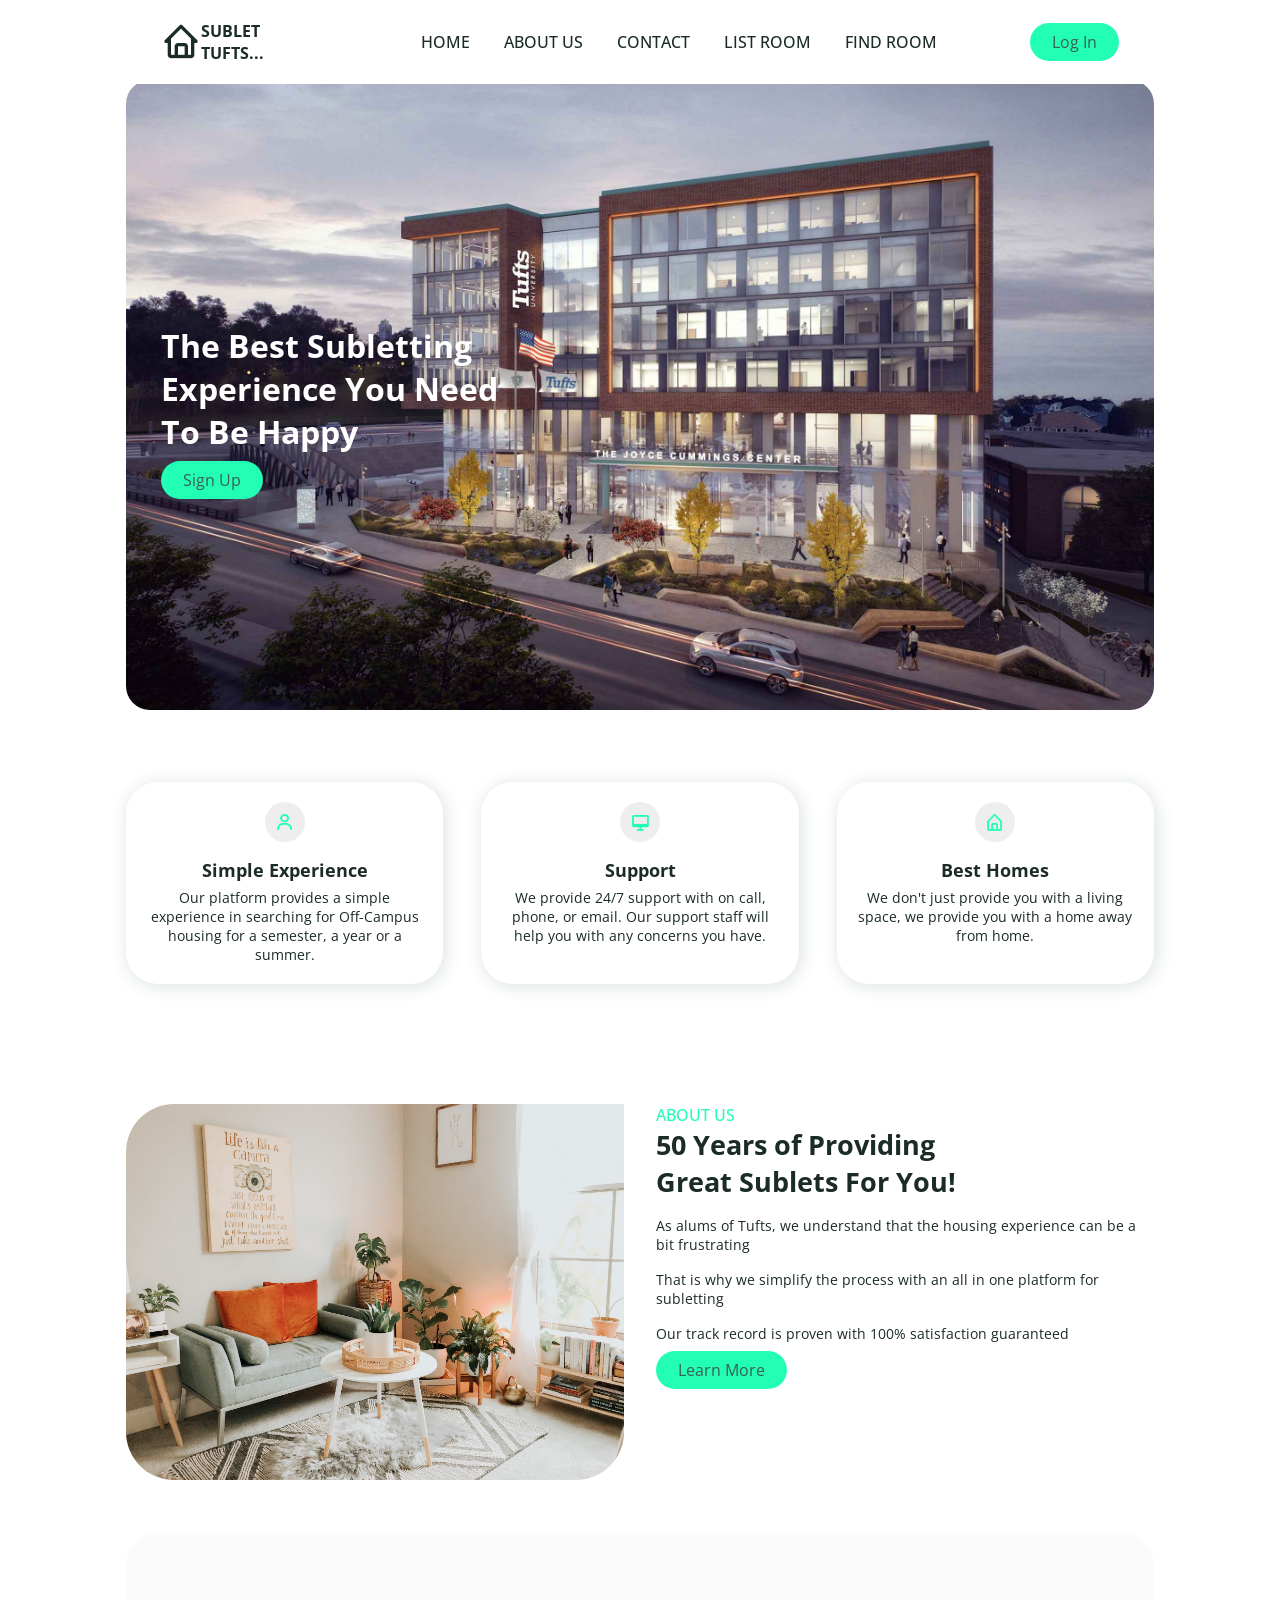
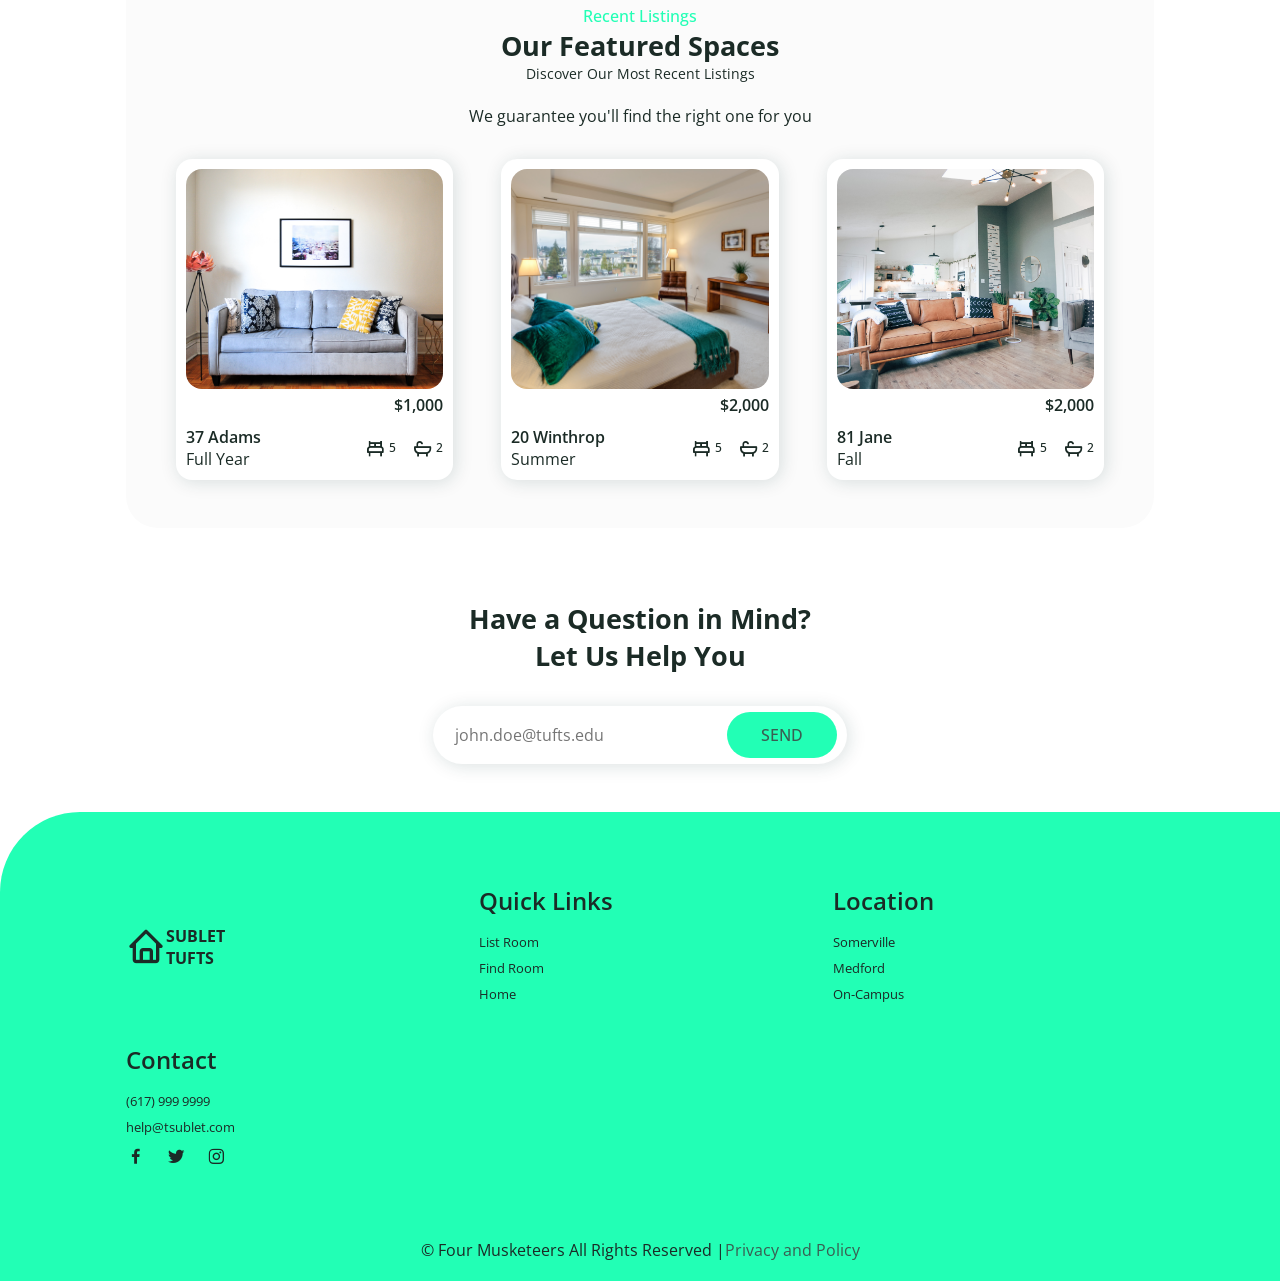
<file: index.html>
<!DOCTYPE html>
<html lang="en">
<head>
    <meta charset="UTF-8">
    <meta http-equiv="X-UA-Compatible" content="IE=edge">
    <meta name="viewport" content="width=device-width, initial-scale=1.0">

    <!-- Link to CSS -->
    <link rel="stylesheet" href="https://cdn.jsdelivr.net/npm/boxicons@latest/css/boxicons.min.css">
    <link rel="stylesheet" href="css/styles.css">
    <title>Tufts Sublet</title>
</head>
<body>

    <!-- Navbar -->
    <header>
        <div class="nav container">
            <!-- Logo -->
            <a href="index.html" class="logo"><i class="bx bx-home"></i>Sublet Tufts...</a>
            <input type="checkbox" name="" id="menu">
            <label for="menu"><i class="bx bx-menu" id="menu-icon"></i></label>
            <!-- Nav List -->
            <ul class="navbar">
                <li><a href="index.html">Home</a></li>
                <li><a href="about.html">About Us</a></li>
                <li><a href="contact.html">Contact</a></li>
                <li><a href="list_room.html">List Room</a></li>
                <li><a href="find_room.html">Find Room</a></li>
            </ul>

            <!-- Log In Button -->
            <a href="#" class="login-btn">Log In</a>
        </div>
    </header>

    <!-- Hero Section -->
    <section class="home container" id="home">
        <div class="home-text">
            <h1>The Best Subletting <br> Experience You Need <br> To Be Happy</h1>
            <a href="#" class="login-btn">Sign Up</a>
        </div>
    </section>

    <!-- pitch -->
    <section class="pitch container" id="pitch">
        <!-- Box 1 -->
        <div class="box">
            <i class="bx bx-user"></i>
            <h3>Simple Experience</h3>
            <p>Our platform provides a simple experience in searching for Off-Campus
                housing for a semester, a year or a summer.
            </p>
        </div>

        <!-- Box 2 -->
        <div class="box">
            <i class="bx bx-desktop"></i>
            <h3>Support</h3>
            <p>We provide 24/7 support with on call, phone, or email. Our support staff
                will help you with any concerns you have.
            </p>
        </div>

        <!-- Box 3 -->
        <div class="box">
            <i class="bx bx-home-alt"></i>
            <h3>Best Homes</h3>
            <p>We don't just provide you with a living space, we provide you with a home 
                away from home.
            </p>
        </div>
    </section>

    <!-- About Us -->
    <section class="about container" id="about">
        <div class="about-img">
            <img src="img/about.jpg" alt="about us">
        </div>
        <div class="about-text">
            <span>About Us</span>
            <h2>50 Years of Providing <br> Great Sublets For You!</h2>
            <p>As alums of Tufts, we understand that the housing experience can be a bit frustrating</p>
            <p>That is why we simplify the process with an all in one platform for subletting</p>
            <p>Our track record is proven with 100% satisfaction guaranteed</p>
            <a href="#" class="login-btn">Learn More</a>
        </div>
    </section>


    <!-- Rooms -->
    <section class="rooms container" id="rooms">
        <div class="heading">
            <span>Recent Listings</span>
            <h2>Our Featured Spaces</h2>
            <p> Discover Our Most Recent Listings</p> <br> We guarantee you'll find the right one for you</p>
        </div>
        <div class="rooms-container container">
            <!-- Box 1 -->
            <div class="box" onclick="navigateToRoom(1)">
                <img src="img/picture1.jpg" alt="picture1">
                <h3>$1,000</h3>
                <div class="content">
                    <div class="tex">
                        <h3>37 Adams</h3>
                        <p>Full Year</p>
                    </div>
                    <div class="icon">
                        <i class="bx bx-bed"><span>5</span></i>
                        <i class="bx bx-bath"><span>2</span></i>
                    </div>
                </div>
            </div>

            <!-- Box 2 -->
            <div class="box" onclick="navigateToRoom(2)">
                <img src="img/picture2.jpg" alt="picture2">
                <h3>$2,000</h3>
                <div class="content">
                    <div class="tex">
                        <h3>20 Winthrop</h3>
                        <p>Summer</p>
                    </div>
                    <div class="icon">
                        <i class="bx bx-bed"><span>5</span></i>
                        <i class="bx bx-bath"><span>2</span></i>
                    </div>
                </div>
            </div>

            <!-- Box 3 -->
            <div class="box" onclick="navigateToRoom(3)">
                <img src="img/picture3.jpg" alt="picture3">
                <h3>$2,000</h3>
                <div class="content">
                    <div class="tex">
                        <h3>81 Jane</h3>
                        <p>Fall</p>
                    </div>
                    <div class="icon">
                        <i class="bx bx-bed"><span>5</span></i>
                        <i class="bx bx-bath"><span>2</span></i>
                    </div>
                </div>
            </div>
    </section>

    <!-- Support -->
    <section class="support container">
        <h2>Have a Question in Mind? <br> Let Us Help You</h2>
        <form action="">
            <input type="email" name="" id="email-box" placeholder="   john.doe@tufts.edu" required>
            <input type="submit" value="Send" class="login-btn">
        </form>
    </section>

    <!-- Footer -->
    <section class="footer">
	<div class="footer-container container">
		<!-- Logo -->
		<a href="index.html" class="logo"><i class="bx bx-home"></i>Sublet Tufts</a>
		<div class="footer-box">
			<h3>Quick Links</h3>
			<a href="list_room.html">List Room</a>
			<a href="#">Find Room</a>
			<a href="index.html">Home</a>
		</div>
		<div class="footer-box">
			<h3>Location</h3>
			<a href="find_room.php">Somerville</a>
			<a href="find_room.php">Medford</a>
			<a href="find_room.php">On-Campus</a>
		</div>
		<div class="footer-box">
			<h3>Contact</h3>
			<a href="#">(617) 999 9999</a>
			<a href="#">help@tsublet.com</a>
			<div class="social">
				<a href="#"><i class="bx bxl-facebook"></i></a>
				<a href="#"><i class="bx bxl-twitter"></i></a>
				<a href="#"><i class="bx bxl-instagram"></i></a>
			</div>
		</div>
	</div>
</section>

    <!-- Copyright -->
    <div class="copyright">
        <p>&#169; Four Musketeers All Rights Reserved |<a href="privacy.html" style="color: #3a5e52; text-decoration: none;">Privacy and Policy</a> </p>
    </div>
	
	<script>
        function navigateToRoom(roomId) {
            window.location.href = "room.html?roomId=" + roomId;
        }
    </script>
    
</body>
</html>
</file>
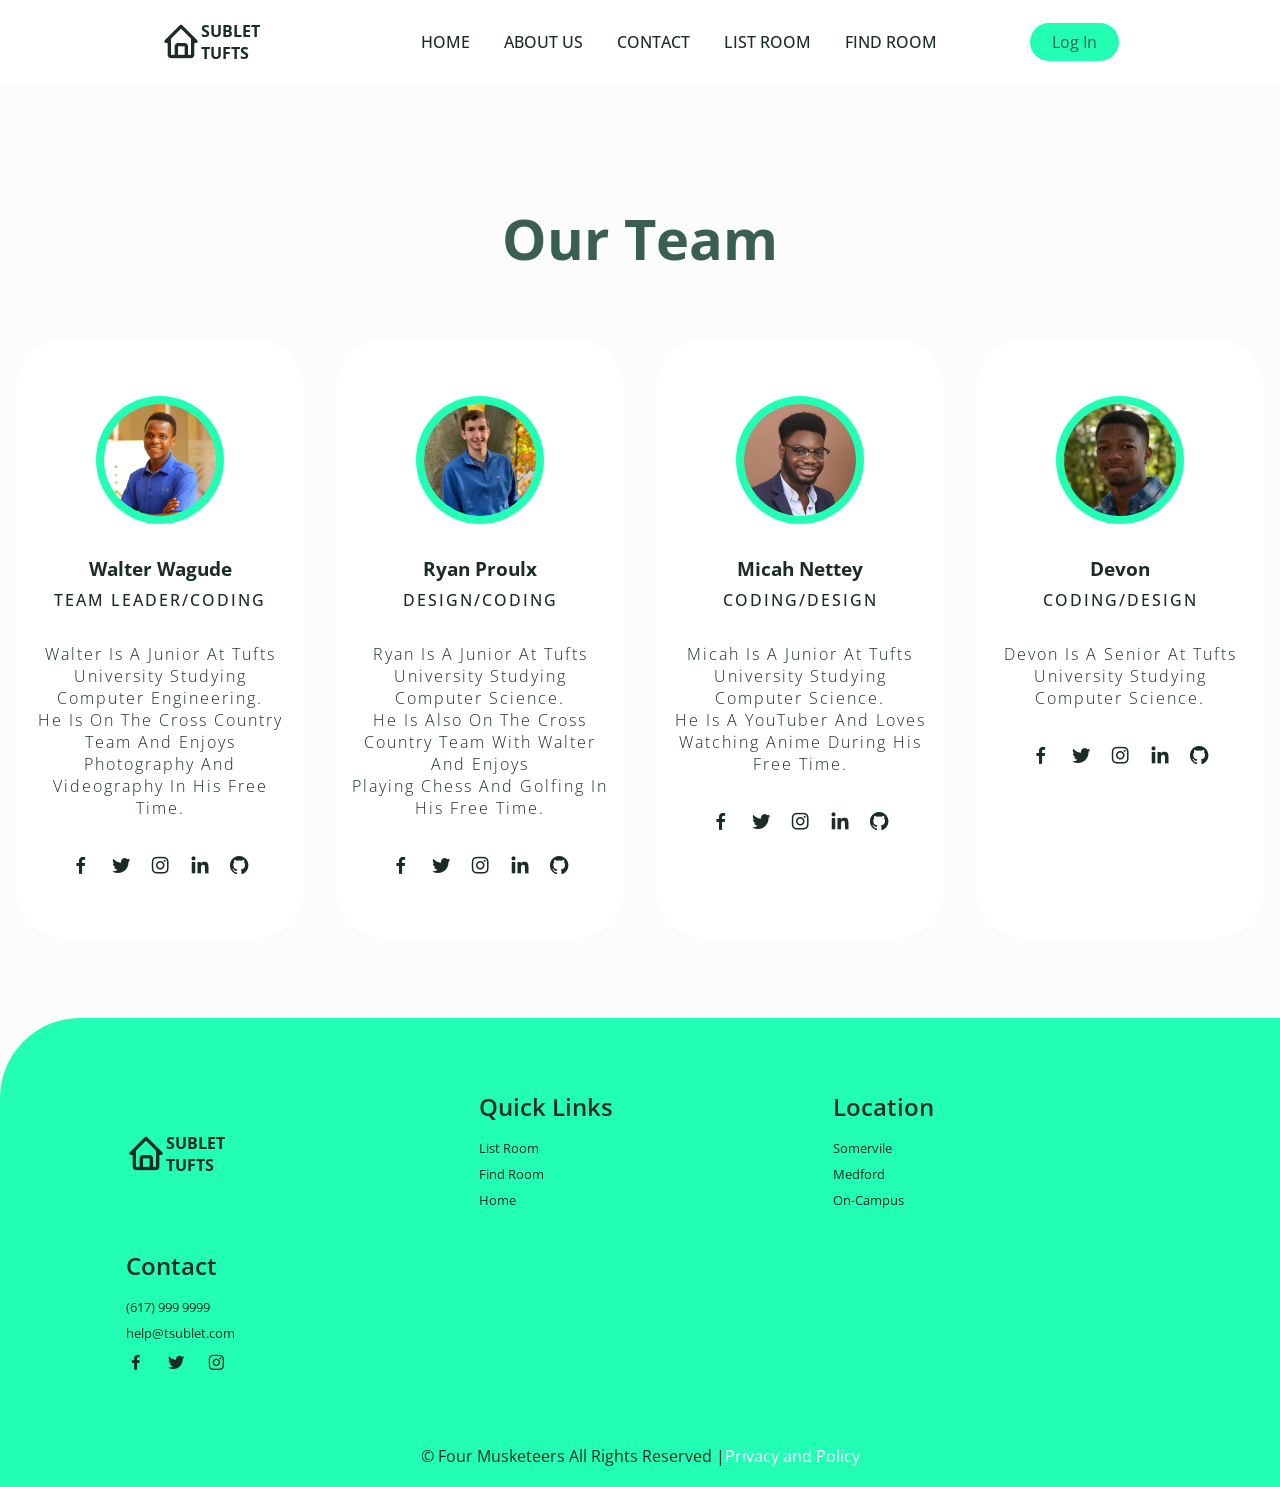
<file: about.html>
<!DOCTYPE html>
<html>
<head>
<title> About Us </title>


<!-- Link to CSS -->
<link rel="stylesheet" href="https://cdn.jsdelivr.net/npm/boxicons@latest/css/boxicons.min.css">
<link rel="stylesheet" href="css/styles.css">

<style>
    body {
        background-color: #fcfcfc;
    }
    .main-top {
        margin-top: 6rem;
    }
    .row {
        display: grid;
        grid-template-columns: repeat(auto-fit,minmax(18rem,auto));
        gap: 2rem;
        padding: 2rem 1rem;
        text-align: center;
    }
    .column {
        width: 100%;
        border-radius: 3rem;
        background-color: var(--bg-color);
    }
    h1 {
        width: 100%;
        text-align: center;
        font-size: 3.5rem;
        color: var(--second-color);
    }
    .card {
        box-shadow: 0 0 0 2.2rem var(--box-shadow);
        padding: 3.5rem 1rem;
        border-radius: 3rem;
        color: var(--text-color);
        cursor: pointer;
        transition: .3s;
    }    
    .card:hover {
        background: var(--main-color);
        color: var(--text-color);
    }
    .card:hover .img-container {
        transform: scale(1.2);
    }
    .card .img-container {
        width: 8rem;
        height: 8rem;
        background: var(--main-color);
        padding: 0.5rem;
        border-radius: 50%;
        margin: 0 auto 2rem auto;
    }
    .card img {
        width: 100%;
        border-radius: 50%;
    }
    .card h3 {
        font-weight: 700;
    }
    .card p {
        font-weight: 500;
        text-transform: uppercase;
        margin: 0.5rem 0 2rem 0;
        letter-spacing: 2px;
    }
    .card .content {
        font-weight: 300;
        text-transform: capitalize;
    }
    .icons {
        width: 50%;
        min-width: 180px;
        margin: auto;
        display: flex;
        justify-content: space-between;
    }
    .card a {
        text-decoration: none;
        color: inherit;
        font-size: 1.4rem;
    }
    @media screen and (min-wdith: 768px) {
        section {
            padding: 1rem 7rem;
        }
    }
    @media screen and (min-wdith: 992px) {
        section {
            padding: 1rem;
        }
        .card {
            padding: 5rem 1rem;
        }
    }
</style>
</head>



<body>
<!-- Navbar -->
<header>
	<div class="nav container">
		<!-- Logo -->
		<a href="index.html" class="logo"><i class="bx bx-home"></i>Sublet Tufts</a>
		<input type="checkbox" name="" id="menu">
		<label for="menu"><i class="bx bx-menu" id="menu-icon"></i></label>
		<!-- Nav List -->
		<ul class="navbar">
			<li><a href="index.html">Home</a></li>
			<li><a href="about.html">About Us</a></li>
			<li><a href="contact.html">Contact</a></li>
			<li><a href="list_room.html">List Room</a></li>
			<li><a href="find_room.html">Find Room</a></li>
		</ul>

		<!-- Log In Button -->
		<a href="#" class="login-btn">Log In</a>
	</div>
</header>

<main>
    <section class="main-top">
        <div class="row">
            <h1>Our Team</h1>
        </div>
        <div class="row">
            <!-- Column 1 -->
            <div class="column">
                <div class="card">
                    <div class="img-container">
                        <img src="img/walter.png" alt="picture of Ryan">
                    </div>
                    <h3>Walter Wagude</h3>
                    <p class="title">Team Leader/Coding</p>
                    <p class="content">
                        Walter is a Junior at Tufts University studying Computer Engineering.<br/>
                        He is on the Cross Country team and enjoys photography and Videography in his free time. 
                    </p>
                    <div class="icons">
                        <a href="#"><i class="bx bxl-facebook"></i></a>
                        <a href="#"><i class="bx bxl-twitter"></i></a>
                        <a href="#"><i class="bx bxl-instagram"></i></a>
                        <a href="#"><i class="bx bxl-linkedin"></i></a>
                        <a href="#"><i class="bx bxl-github"></i></a>
                    </div>
                </div>
            </div>
            <!-- Column 2 -->
            <div class="column">
                <div class="card">
                    <div class="img-container">
                        <img src="img/ryan.png" alt="picture of Ryan">
                    </div>
                    <h3>Ryan Proulx</h3>
                    <p class="title">Design/Coding</p>
                    <p class="content">
                        Ryan is a Junior at Tufts University studying Computer Science.<br>
                        He is also on the Cross Country team with Walter and enjoys <br>
                        playing Chess and Golfing in his free time.  
                    </p>
                    <div class="icons">
                        <a href="#"><i class="bx bxl-facebook"></i></a>
                        <a href="#"><i class="bx bxl-twitter"></i></a>
                        <a href="#"><i class="bx bxl-instagram"></i></a>
                        <a href="#"><i class="bx bxl-linkedin"></i></a>
                        <a href="#"><i class="bx bxl-github"></i></a>
                    </div>
                </div>
            </div>
            <!-- Column 3 -->
            <div class="column">
                <div class="card">
                    <div class="img-container">
                        <img src="img/micah.png" alt="picture of Ryan">
                    </div>
                    <h3>Micah Nettey</h3>
                    <p class="title">Coding/Design</p>
                    <p class="content">
                        Micah is a Junior at Tufts University studying Computer Science.<br/>
                        He is a YouTuber and loves watching anime during his free time. 
                    </p>
                    <div class="icons">
                        <a href="#"><i class="bx bxl-facebook"></i></a>
                        <a href="#"><i class="bx bxl-twitter"></i></a>
                        <a href="#"><i class="bx bxl-instagram"></i></a>
                        <a href="#"><i class="bx bxl-linkedin"></i></a>
                        <a href="#"><i class="bx bxl-github"></i></a>
                    </div>
                </div>
            </div>
            <!-- Column 4 -->
            <div class="column">
                <div class="card">
                    <div class="img-container">
                        <img src="img/devon.png" alt="picture of Ryan">
                    </div>
                    <h3>Devon</h3>
                    <p class="title">Coding/Design</p>
                    <p class="content">
                        Devon is a senior at Tufts University studying Computer Science.<br/>
                    </p>
                    <div class="icons">
                        <a href="#"><i class="bx bxl-facebook"></i></a>
                        <a href="#"><i class="bx bxl-twitter"></i></a>
                        <a href="#"><i class="bx bxl-instagram"></i></a>
                        <a href="#"><i class="bx bxl-linkedin"></i></a>
                        <a href="#"><i class="bx bxl-github"></i></a>
                    </div>
                </div>
            </div>
        </div>
    </section>
</main>


<!-- Footer -->
<section class="footer">
    <div class="footer-container container">
        <!-- Logo -->
        <a href="index.html" class="logo"><i class="bx bx-home"></i>Sublet Tufts</a>
        <div class="footer-box">
            <h3>Quick Links</h3>
            <a href="list_room.html">List Room</a>
            <a href="find_room.php">Find Room</a>
            <a href="index.html">Home</a>
        </div>
        <div class="footer-box">
            <h3>Location</h3>
            <a href="#">Somervile</a>
            <a href="#">Medford</a>
            <a href="#">On-Campus</a>
        </div>
        <div class="footer-box">
            <h3>Contact</h3>
            <a href="#">(617) 999 9999</a>
            <a href="#">help@tsublet.com</a>
            <div class="social">
                <a href="#"><i class="bx bxl-facebook"></i></a>
                <a href="#"><i class="bx bxl-twitter"></i></a>
                <a href="#"><i class="bx bxl-instagram"></i></a>
            </div>
        </div>
    </div>
</section>

<!-- Copyright -->
<div class="copyright">
    <p>&#169; Four Musketeers All Rights Reserved |<a href="privacy.html" style="color: #fff; text-decoration: none;">Privacy and Policy</a> </p>
</div>

</body>

</html>
</file>
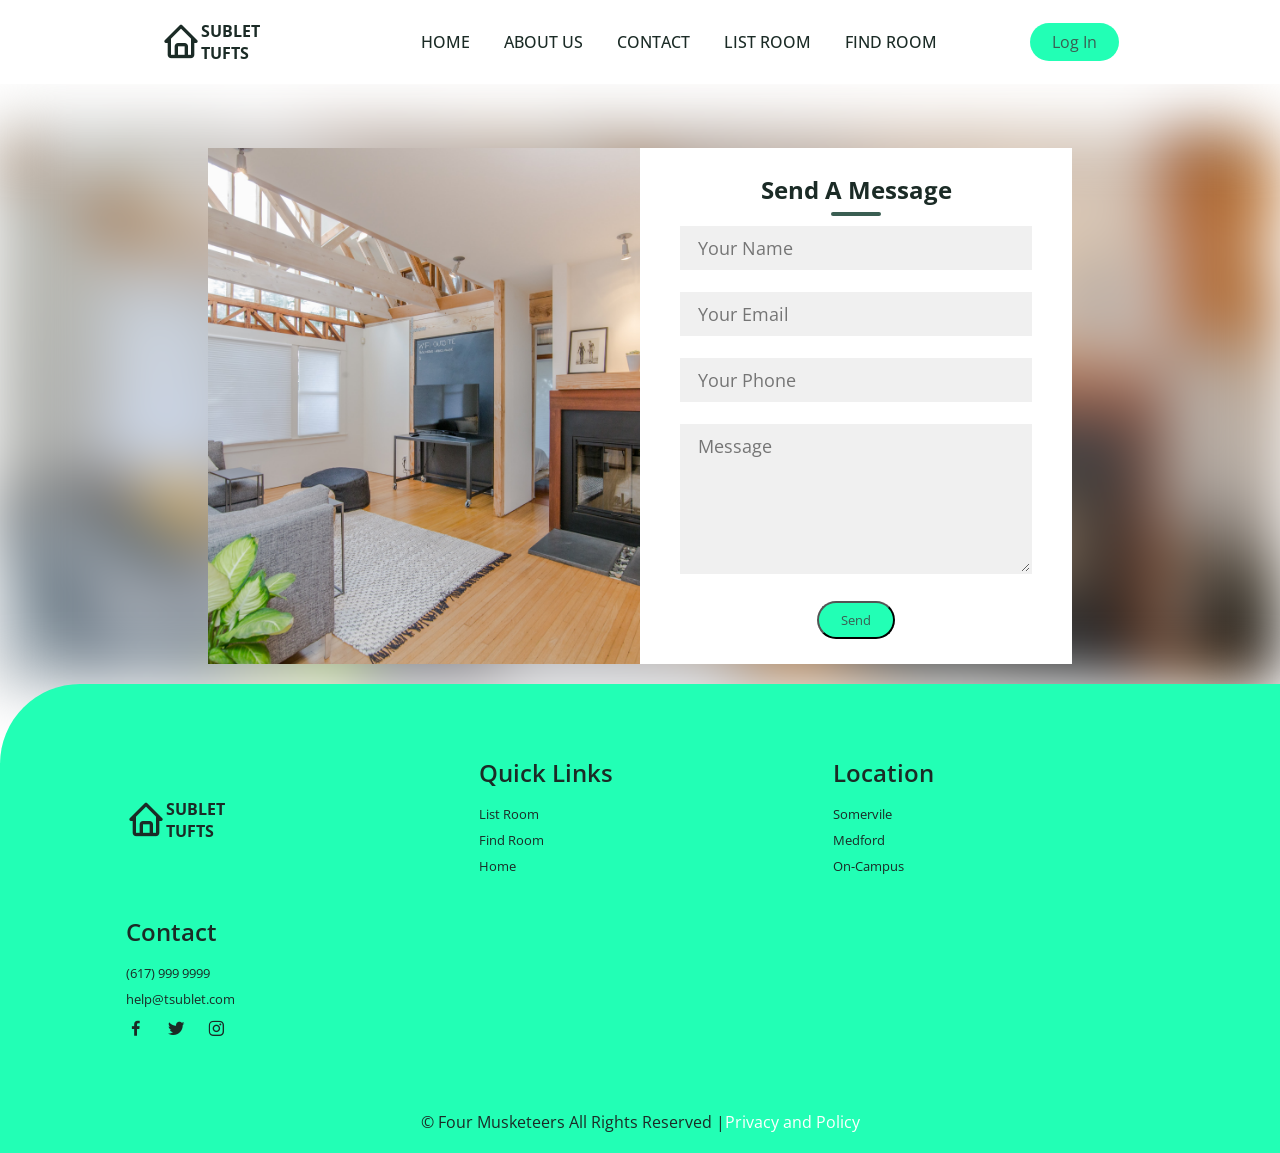
<file: contact.html>
<!DOCTYPE html>
<html>
<head>
<title> Contact Page </title>


<!-- Link to CSS -->
<link rel="stylesheet" href="https://cdn.jsdelivr.net/npm/boxicons@latest/css/boxicons.min.css">
<link rel="stylesheet" href="css/styles.css">

<style>
    body {
        width: 100%;
        height: 100vh;
    }
    h1 {
        width: 100%;
        text-align: center;
        font-size: 3.5rem;
        color: var(--second-color);
    }
    .main-container {
        margin-top: 8rem;
        position: relative;
        display: flex;
        justify-content: center;
        align-items: center;
        width: 100%;
        height: 100%;
        padding: 20px 100px;
    }  
    .main-container:after {
        content: "";
        position: absolute;
        left: 0;
        top: 0;
        width: 100%;
        height: 100%;
        background: url(img/bg.jpg) no-repeat center;
        background-size: cover;
        z-index: -1;
        filter: blur(30px);
    }  
    .contact-box {
        max-width: 80%;
        display: grid;
        grid-template-columns: repeat(2, 1fr);
        justify-content: center;
        align-items: center;
        text-align: center;
        background-color: var(--bg-color);
    }
    .left {
        height: 100%;
        background: url(img/bg.jpg) no-repeat center;
        background-size: cover;
    }
    .right {
        padding: 25px 40px;
    }
    h2 {
        position: relative;
        padding-bottom: 10px;
        margin-bottom: 10px;
    }
    h2:after {
        content: "";
        position: absolute;
        left: 50%;
        bottom: 0;
        transform: translateX(-50%);
        height: 4px;
        width: 50px;
        border-radius: 3rem;
        background-color: var(--second-color);
    }
    .field{
        width: 100%;
        border: 2px solid rgba(0, 0, 0, 0);
        outline: none;
        background-color: rgba(230, 230, 230, 0.6);
        padding: 0.5rem 1rem;
        font-size: 1.1rem;
        margin-bottom: 22px;
        transition: .3s;
    }
    .field:hover{
        background-color: rgba(0, 0, 0, 0.1);
    }
    textarea{
        min-height: 150px;
    }
    .field:focus{
        border: 2px solid rgba(30,85,250,0.47);
        background-color: #fff;
    }
    
    @media screen and (max-width: 880px){
        .contact-box{
            grid-template-columns: 1fr;
        }
    }

</style>

</head>



<body>
<!-- Navbar -->
<header>
	<div class="nav container">
		<!-- Logo -->
		<a href="index.html" class="logo"><i class="bx bx-home"></i>Sublet Tufts</a>
		<input type="checkbox" name="" id="menu">
		<label for="menu"><i class="bx bx-menu" id="menu-icon"></i></label>
		<!-- Nav List -->
		<ul class="navbar">
			<li><a href="index.html">Home</a></li>
			<li><a href="about.html">About Us</a></li>
			<li><a href="contact.html">Contact</a></li>
			<li><a href="list_room.html">List Room</a></li>
			<li><a href="find_room.html">Find Room</a></li>
		</ul>

		<!-- Log In Button -->
		<a href="#" class="login-btn">Log In</a>
	</div>
</header>

<main>

    <div class="main-container">
        <!-- <h1>Our Team</h1> -->
        <div class="contact-box">
            <div class="left"></div>
            <div class="right">
                <h2>Send A Message</h2>
                <form action="">
                    <input type="text" class="field" placeholder="Your Name">
                    <input type="email" class="field" placeholder="Your Email">
                    <input type="text" class="field" placeholder="Your Phone">
                    <textarea placeholder="Message" class="field"></textarea>
                    <button class="login-btn">Send</button>
                </form>
                
            </div>
        </div>
    </div>
  
   
</main>


<!-- Footer -->
<section class="footer">
	<div class="footer-container container">
		<!-- Logo -->
		<a href="index.html" class="logo"><i class="bx bx-home"></i>Sublet Tufts</a>
		<div class="footer-box">
			<h3>Quick Links</h3>
			<a href="list_room.html">List Room</a>
			<a href="find_room.php">Find Room</a>
			<a href="index.html">Home</a>
		</div>
		<div class="footer-box">
			<h3>Location</h3>
			<a href="find_room.php">Somervile</a>
			<a href="find_room.php">Medford</a>
			<a href="find_room.php">On-Campus</a>
		</div>
		<div class="footer-box">
			<h3>Contact</h3>
			<a href="#">(617) 999 9999</a>
			<a href="#">help@tsublet.com</a>
			<div class="social">
				<a href="#"><i class="bx bxl-facebook"></i></a>
				<a href="#"><i class="bx bxl-twitter"></i></a>
				<a href="#"><i class="bx bxl-instagram"></i></a>
			</div>
		</div>
	</div>
</section>

<!-- Copyright -->
<div class="copyright">
    <p>&#169; Four Musketeers All Rights Reserved |<a href="privacy.html" style="color: #fff; text-decoration: none;">Privacy and Policy</a> </p>
</div>

</body>

</html>
</file>
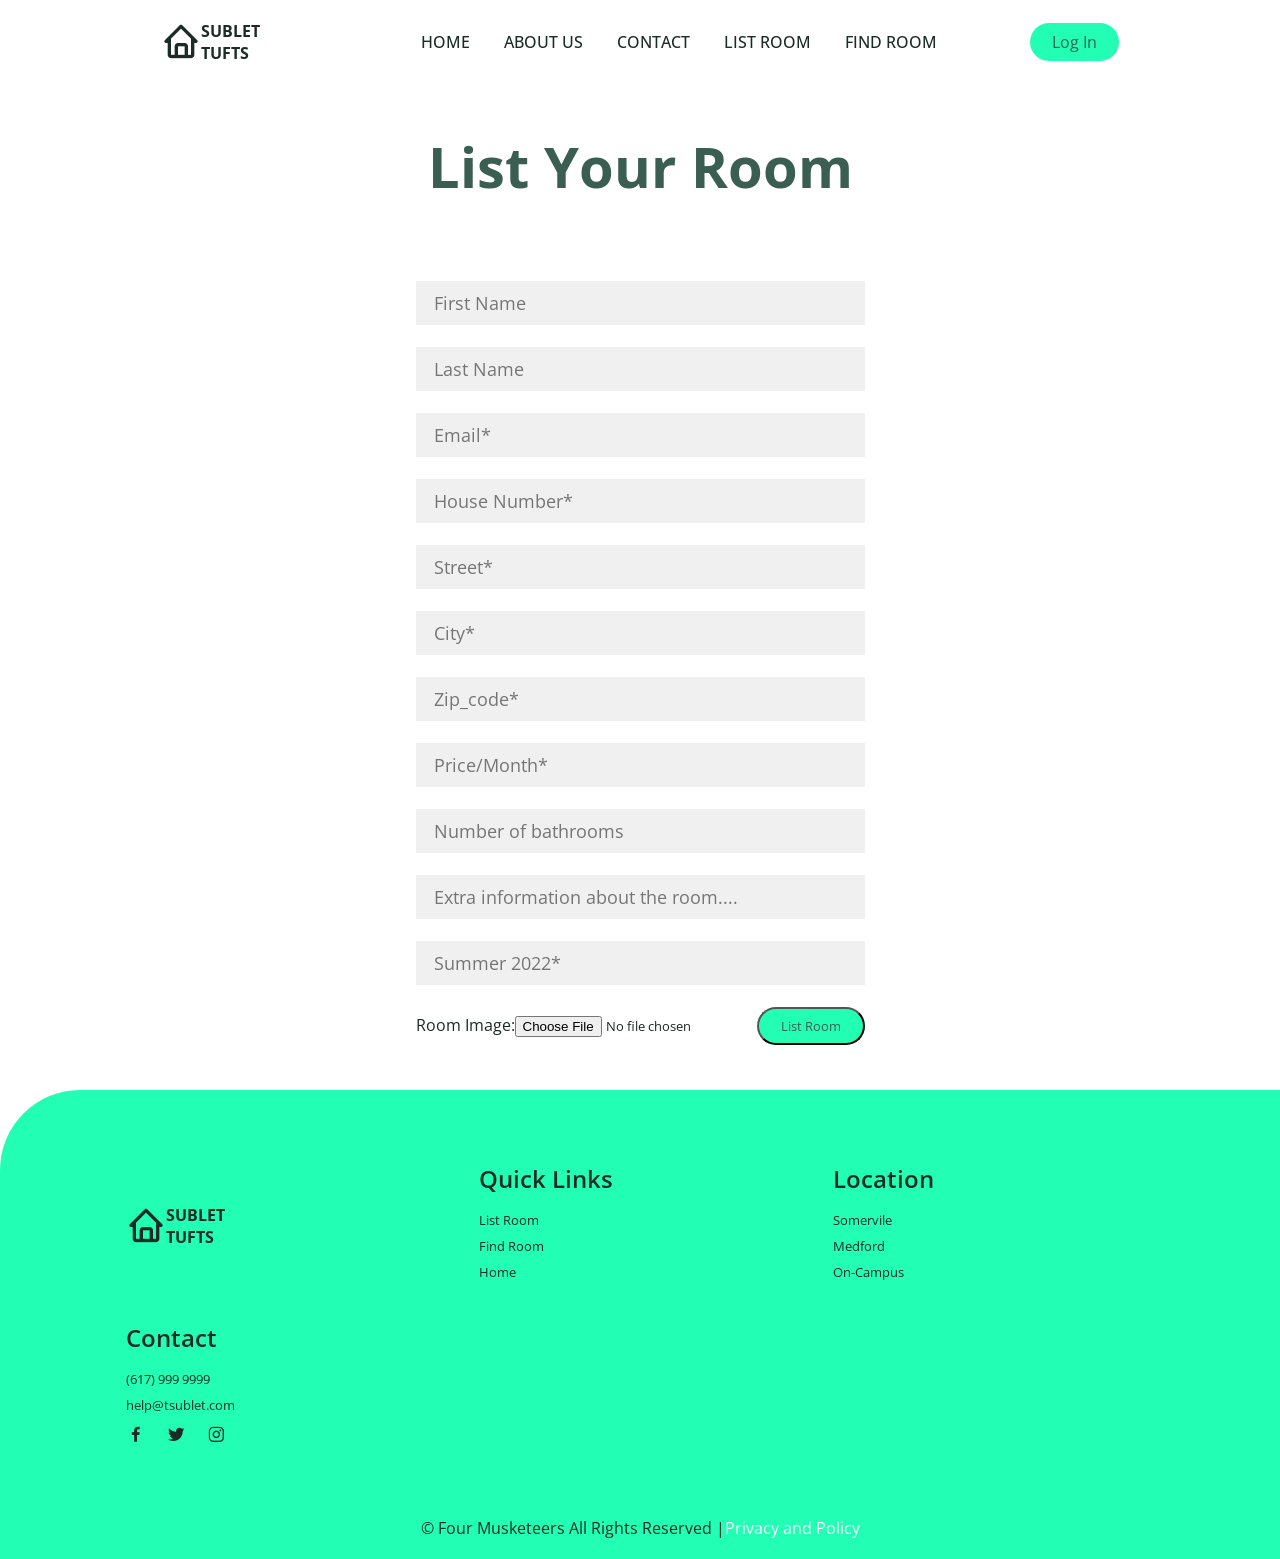
<file: list_room.html>
<!DOCTYPE html>


<head>

<meta http-equiv="Content-Type" content="text/html; charset=utf-8" />
<meta name="viewport" content="width=device-width,initial-scale=1.0">

<!-- Link to CSS -->
<link rel="stylesheet" href="https://cdn.jsdelivr.net/npm/boxicons@latest/css/boxicons.min.css">
<link rel="stylesheet" href="css/styles.css">

<title>List Your Room</title>


<style>


.main-top {
    margin-top: 8rem;
}
body {
    width: 100%;
    height: 100vh;
}
h1 {
    width: 100%;
    text-align: center;
    font-size: 3.5rem;
    color: var(--second-color);
}
.main-container {
	margin-top: 2rem;
    position: relative;
    display: flex;
    justify-content: center;
    align-items: center;
    width: 100%;
    height: 100%;
    padding: 20px 100px;
}  
.main-container:after {
    content: "";
    position: absolute;
    left: 0;
    top: 0;
    width: 100%;
    height: 100%;
    background-size: cover;
    z-index: -1;
    filter: blur(30px);
}  
.contact-box {
    max-width: 100%;
    display: grid;
    grid-template-columns: repeat(1, 1fr);
    justify-content: center;
    align-items: center;
    text-align: center;
    background-color: var(--bg-color);
}

.right {
    padding: 25px 40px;
}

.field{
    width: 100%;
    border: 2px solid rgba(0, 0, 0, 0);
    outline: none;
    background-color: rgba(230, 230, 230, 0.6);
    padding: 0.5rem 1rem;
    font-size: 1.1rem;
    margin-bottom: 22px;
    transition: .3s;
}
.field:hover{
    background-color: rgba(0, 0, 0, 0.1);
}
textarea{
    min-height: 150px;
}
.field:focus{
    border: 2px solid rgba(30,85,250,0.47);
    background-color: #fff;
}
.date-container {
    display: flex;
    flex-wrap: wrap;
    align-items: center;
    gap: 1rem;
    position: block;
    bottom: 4rem;
    padding: 30px;
    border-radius: 0.5rem;
}
.input-box {
    flex: 1 1 7rem;
    display: flex;
    flex-direction: column;
}
.input-box span {
    font-weight: 500;
}
.input-box input {
    padding: 7px;
    outline: none;
    border: none;
    background: #fdfdfd;
    border-radius: 0.5rem;
    font-size: 1rem;
}

</style>

<script>

async function validate(){

    var check = true;
    
    email = document.getElementById('email').value;
    Street = document.getElementById('street').value;
    city = document.getElementById('city').value;
    house_number = document.getElementById('house_number').value;
    zip = document.getElementById('zip').value;
    price = document.getElementById('price').value;
    YOUR_API_KEY = "4003d3b20f20431dba86de1e19554c0b";

    const url = `https://api.geoapify.com/v1/geocode/search?housenumber=${encodeURIComponent(house_number)}
    &street=${encodeURIComponent(Street)}&postcode=${encodeURIComponent(zip)}&city=${encodeURIComponent(city)}&apiKey=${YOUR_API_KEY}`;

    const ACCEPT_LEVEL = 0.95;
    const DECLINE_LEVEL = 0.2;

    const validationResult = {};

     fetch(url).then(response => response.json()).then(result => {

        console.log(result);

        if (result.features.length === 0) {
            validationResult.validation = 'NOT_CONFIRMED';
            console.log(validationResult.validation);
            alert("WARNING: Verify that the address you've put is valid")
            alert("Address"+validationResult.validation)
            check = false;
        }

        const address = result.features[0].properties;
        console.log(address);

        if (address.rank.confidence >= ACCEPT_LEVEL) {
            validationResult.validation = 'CONFIRMED';
        } else if (address.rank.confidence < DECLINE_LEVEL) {
            validationResult.validation = 'NOT_CONFIRMED';
            alert("WARNING: Verify that the address you've put is valid")

        } else {
            validationResult.validation = 'PARTIALLY_CONFIRMED';
            alert("WARNING: Verify that the address you've put is valid")
            check = false;
        if (address.rank.confidence_street_level >= ACCEPT_LEVEL) {
            validationResult.validation_details = 'BUILDING_NOT_FOUND';
            alert("WARNING: Verify that the address you've put is valid")
        } else if (address.rank.confidence_city_level >= ACCEPT_LEVEL) {
            validationResult.validation_details = 'HAS STREET DOUBTS';
            alert("WARNING: Verify that the address you've put is valid")
        } else {
            validationResult.validation_details = 'HAS CITY DOUBTS';
            alert("WARNING: Verify that the address you've put is valid")
            
        }
        }


    })
    .catch(error => console.log('error', error));

    if(email == ""){
        alert("Please enter your email address")
        check = false;
    }
    else if(Street == ""){
        alert("Please enter the street name")

        check = false;
    }
    else if(city==""){
        alert("Please enter the name of the city")
        check = false;
    }
    else if(price ==""){
        alert("Please enter the room's price per month")
        check = false;
    }
    else {

        check = true;

    }
    return check;
}
</script>


</head>

<body>

<!-- Navbar -->
<header>
	<div class="nav container">
		<!-- Logo -->
		<a href="index.html" class="logo"><i class="bx bx-home"></i>Sublet Tufts</a>
		<input type="checkbox" name="" id="menu">
		<label for="menu"><i class="bx bx-menu" id="menu-icon"></i></label>
		<!-- Nav List -->
		<ul class="navbar">
			<li><a href="index.html">Home</a></li>
			<li><a href="about.html">About Us</a></li>
			<li><a href="contact.html">Contact</a></li>
			<li><a href="list_room.html">List Room</a></li>
			<li><a href="find_room.html">Find Room</a></li>
		</ul>

		<!-- Log In Button -->
		<a href="#" class="login-btn">Log In</a>
	</div>
</header>

<main>
	<h1 class="main-top">
        List Your Room
    </h1>
    <div class="main-container">
        <div class="contact-box">
            <div class="right">
                <form method="POST"  action="populate_db.php" onsubmit="return validate()"> 
                    

                    <p class="user_Info"><input class="field" type="text" id="fname" name="Fname" placeholder="First Name" /></p>
                    <p class="user_Info"><input class="field" type="text" id="lname" name="Lname" placeholder="Last Name" /></p>
            
                    <p class="user_Info"><input class="field" type="email"  id='email' name="Email" placeholder="Email*" required/></p>
            
                    <p class="room_Info address"><input class="field" type="text" id='house_number' name="House_number" placeholder="House Number*" required /></p>
                    <p class="room_Info address"> <input class="field" type="text" id='street' name="Street" placeholder="Street*" required/></p>
                    <p class="room_Info address"><input class="field" type="text" id='city' name="City" placeholder="City*" required /></p>
                    <p class="room_Info address"><input class="field" type="text" id='zip' name="Zip" placeholder="Zip_code*" required /></p>
                    
                    <p class="room_Info"><input class="field" type="text" id='price' name="Price" placeholder="Price/Month*" required /></p>
                    <p class="num_Bathrooms"><input class="field" type="text" id="bathrooms" name="Bathrooms" placeholder="Number of bathrooms"/></p>
            
                    <div class="room_Description">
                    <input class="field" type="text" id="subject" name="Description" placeholder="Extra information about the room...."/>
                    </div>
                    <div class="availability">
                    <input class="field" type="text" id="Availability" name="availability" placeholder="Summer 2022*" required/>
                    </div>
                    <!-- <div class="date-container">
                        <div class="input-box">
                            <span>Move-in</span>
                            <input type="date" name="Date_Start_Test_DatetimeLocal" id="Start_Test_DatetimeLocal">
                        </div>
                        <div class="input-box">
                            <span>Move-out</span>
                            <input type="date" name="Date_End_Test_DatetimeLocal" id="End_Test_DatetimeLocal">
                        </div>
                    </div> -->
                    <p class="room_Img"><label>Room Image:</label><input type="file" id="room_Image" name="room_photo" required/>
            
                    <input class="login-btn" type = "submit" value = "List Room" id="list_button" name="List_button" onclick="return validate()"/>
                
            
            </form>
            </div>
        </div>
    </div>
	

	
</main>

<!-- Footer -->
<section class="footer">
	<div class="footer-container container">
		<!-- Logo -->
		<a href="index.html" class="logo"><i class="bx bx-home"></i>Sublet Tufts</a>
		<div class="footer-box">
			<h3>Quick Links</h3>
			<a href="#">List Room</a>
			<a href="find_room.php">Find Room</a>
			<a href="index.html">Home</a>
		</div>
		<div class="footer-box">
			<h3>Location</h3>
			<a href="find_room.php">Somervile</a>
			<a href="find_room.php">Medford</a>
			<a href="find_room.php">On-Campus</a>
		</div>
		<div class="footer-box">
			<h3>Contact</h3>
			<a href="#">(617) 999 9999</a>
			<a href="#">help@tsublet.com</a>
			<div class="social">
				<a href="#"><i class="bx bxl-facebook"></i></a>
				<a href="#"><i class="bx bxl-twitter"></i></a>
				<a href="#"><i class="bx bxl-instagram"></i></a>
			</div>
		</div>
	</div>
</section>

<!-- Copyright -->
<div class="copyright">
    <p>&#169; Four Musketeers All Rights Reserved |<a href="privacy.html" style="color: #fff; text-decoration: none;">Privacy and Policy</a> </p>
</div>
	

</body>



</html>
</file>
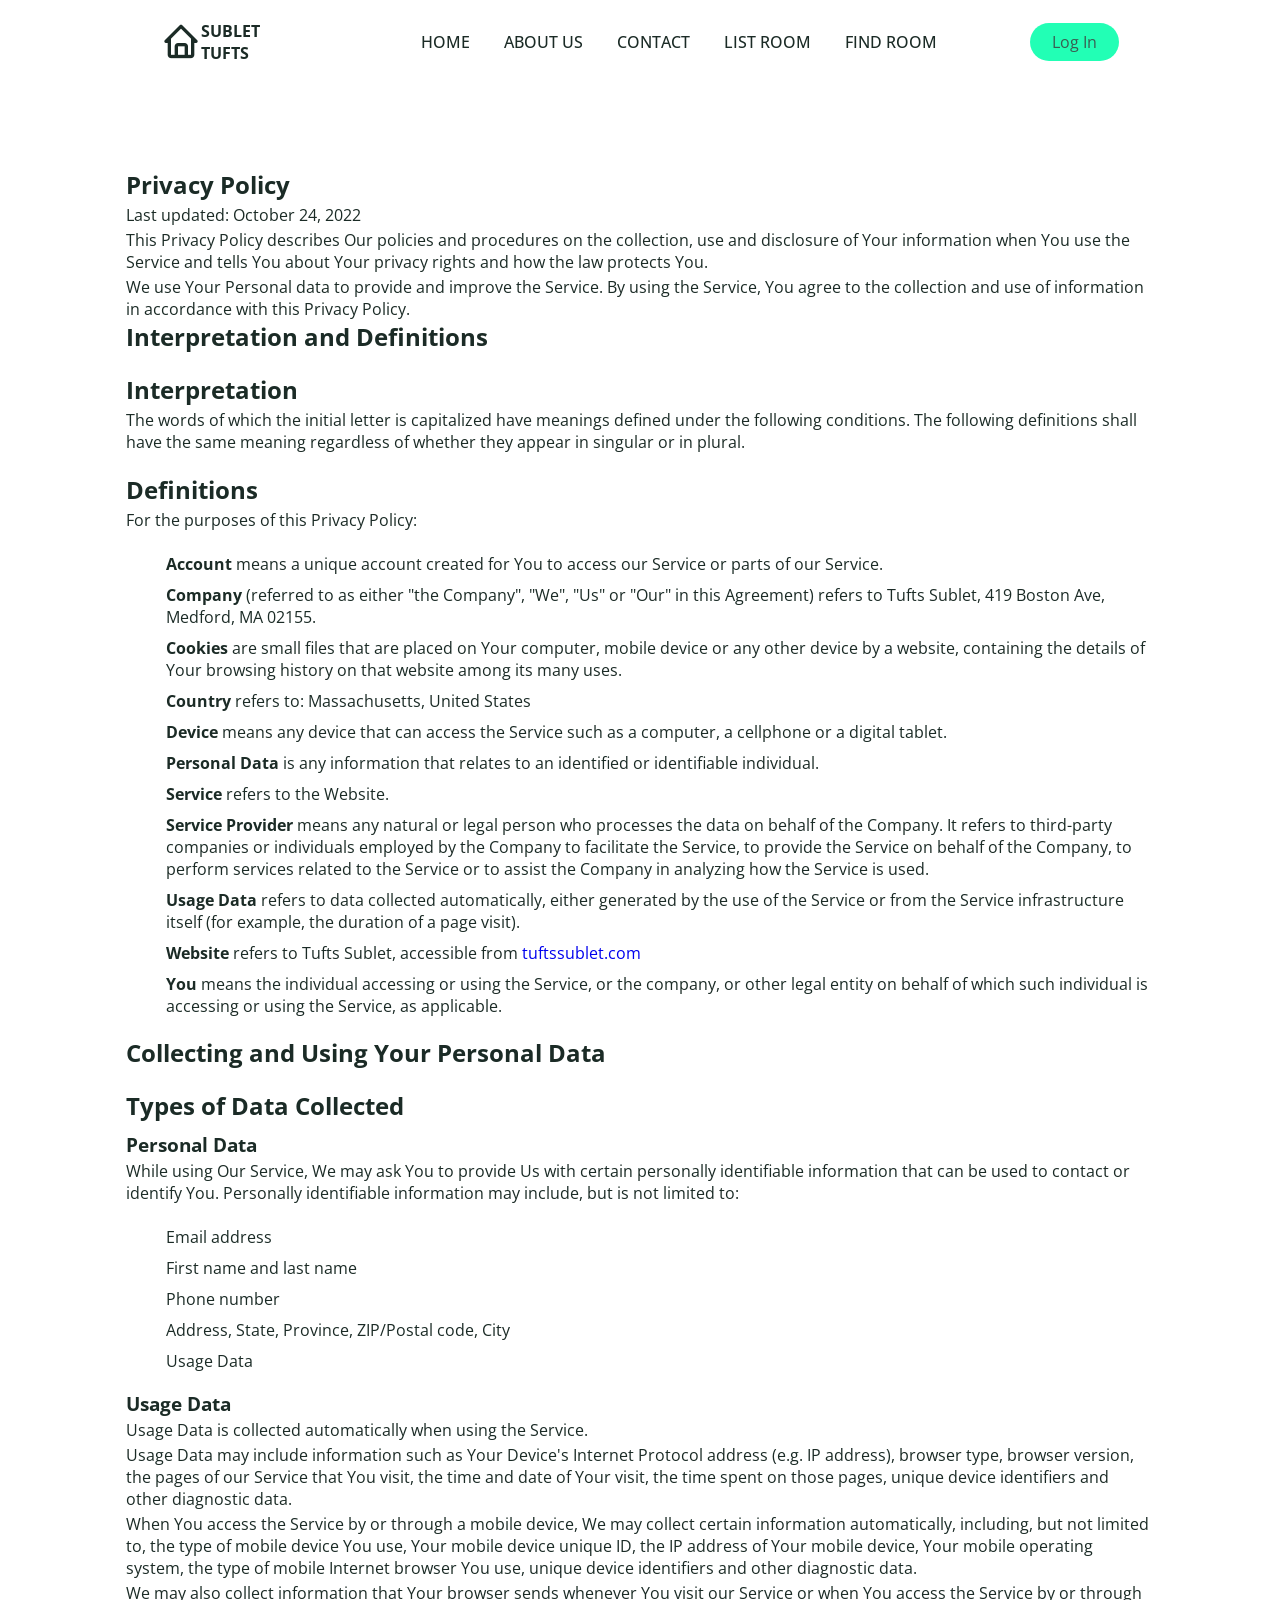
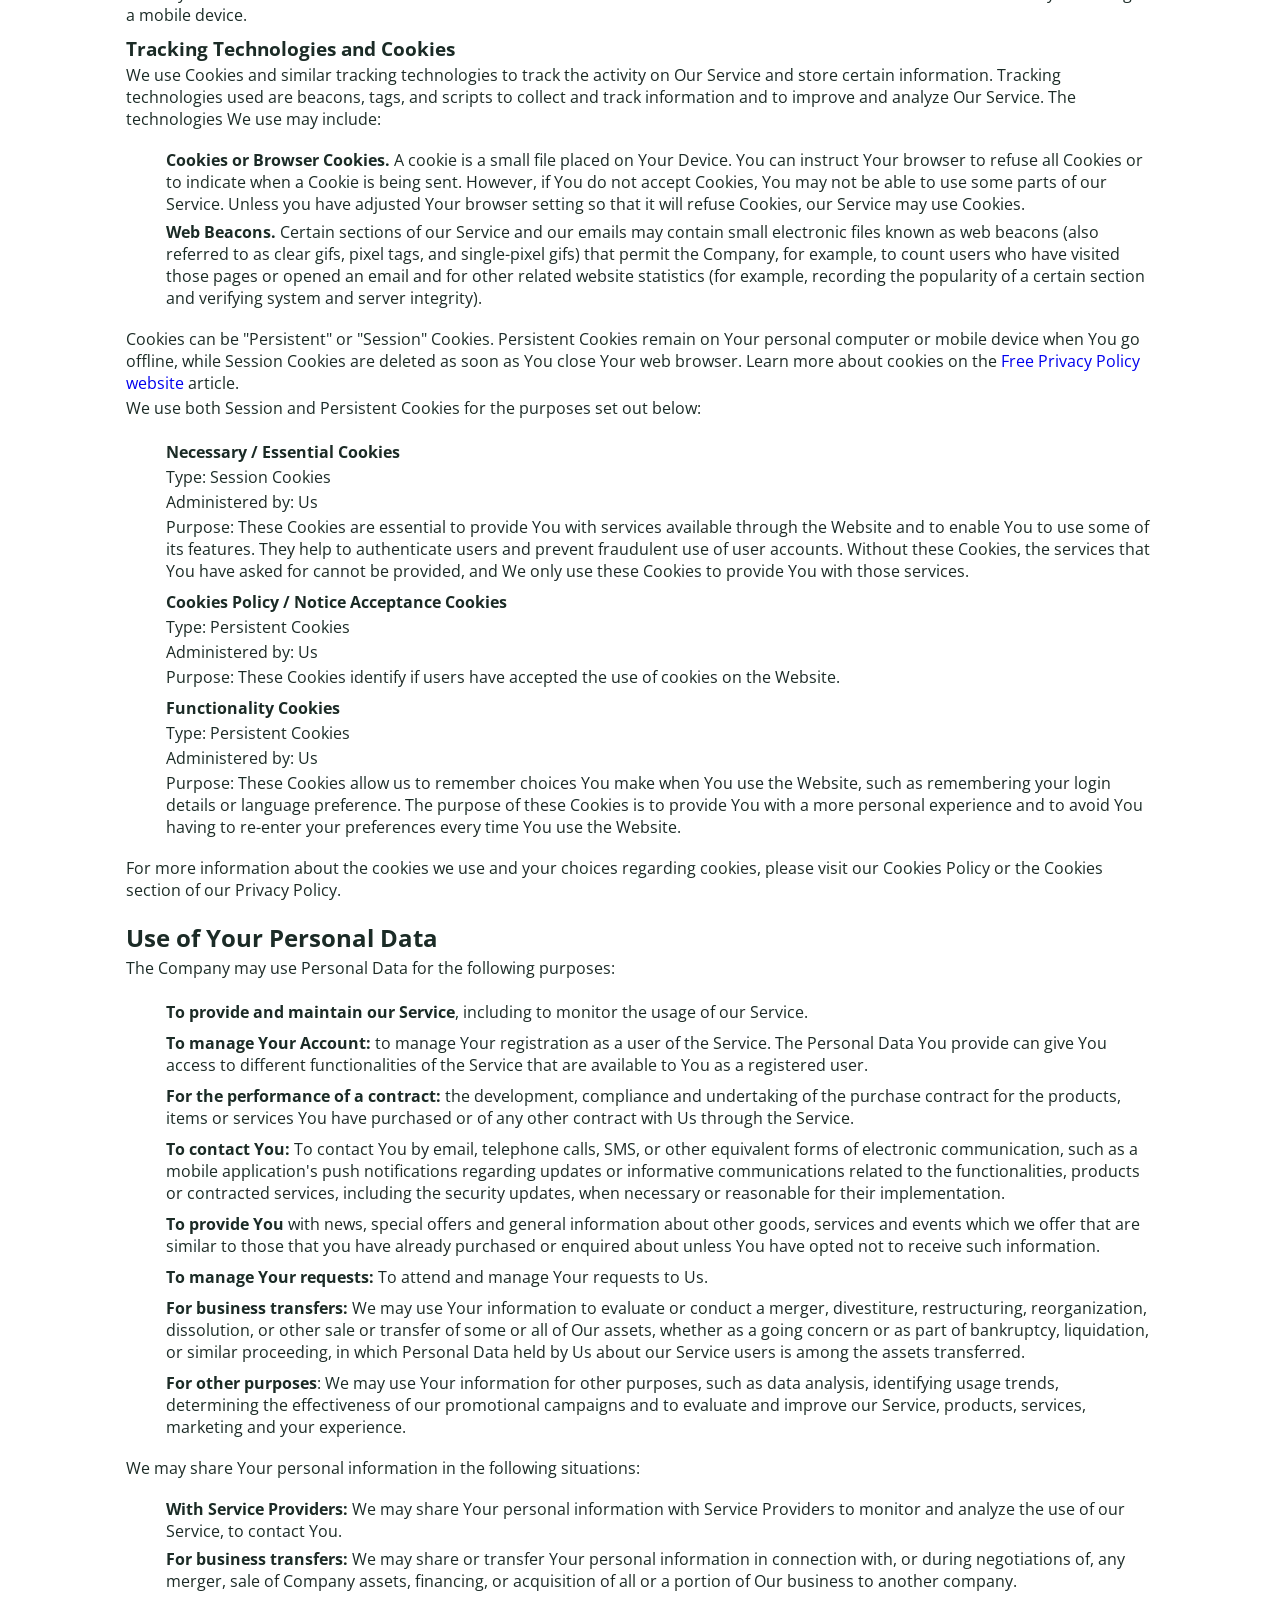
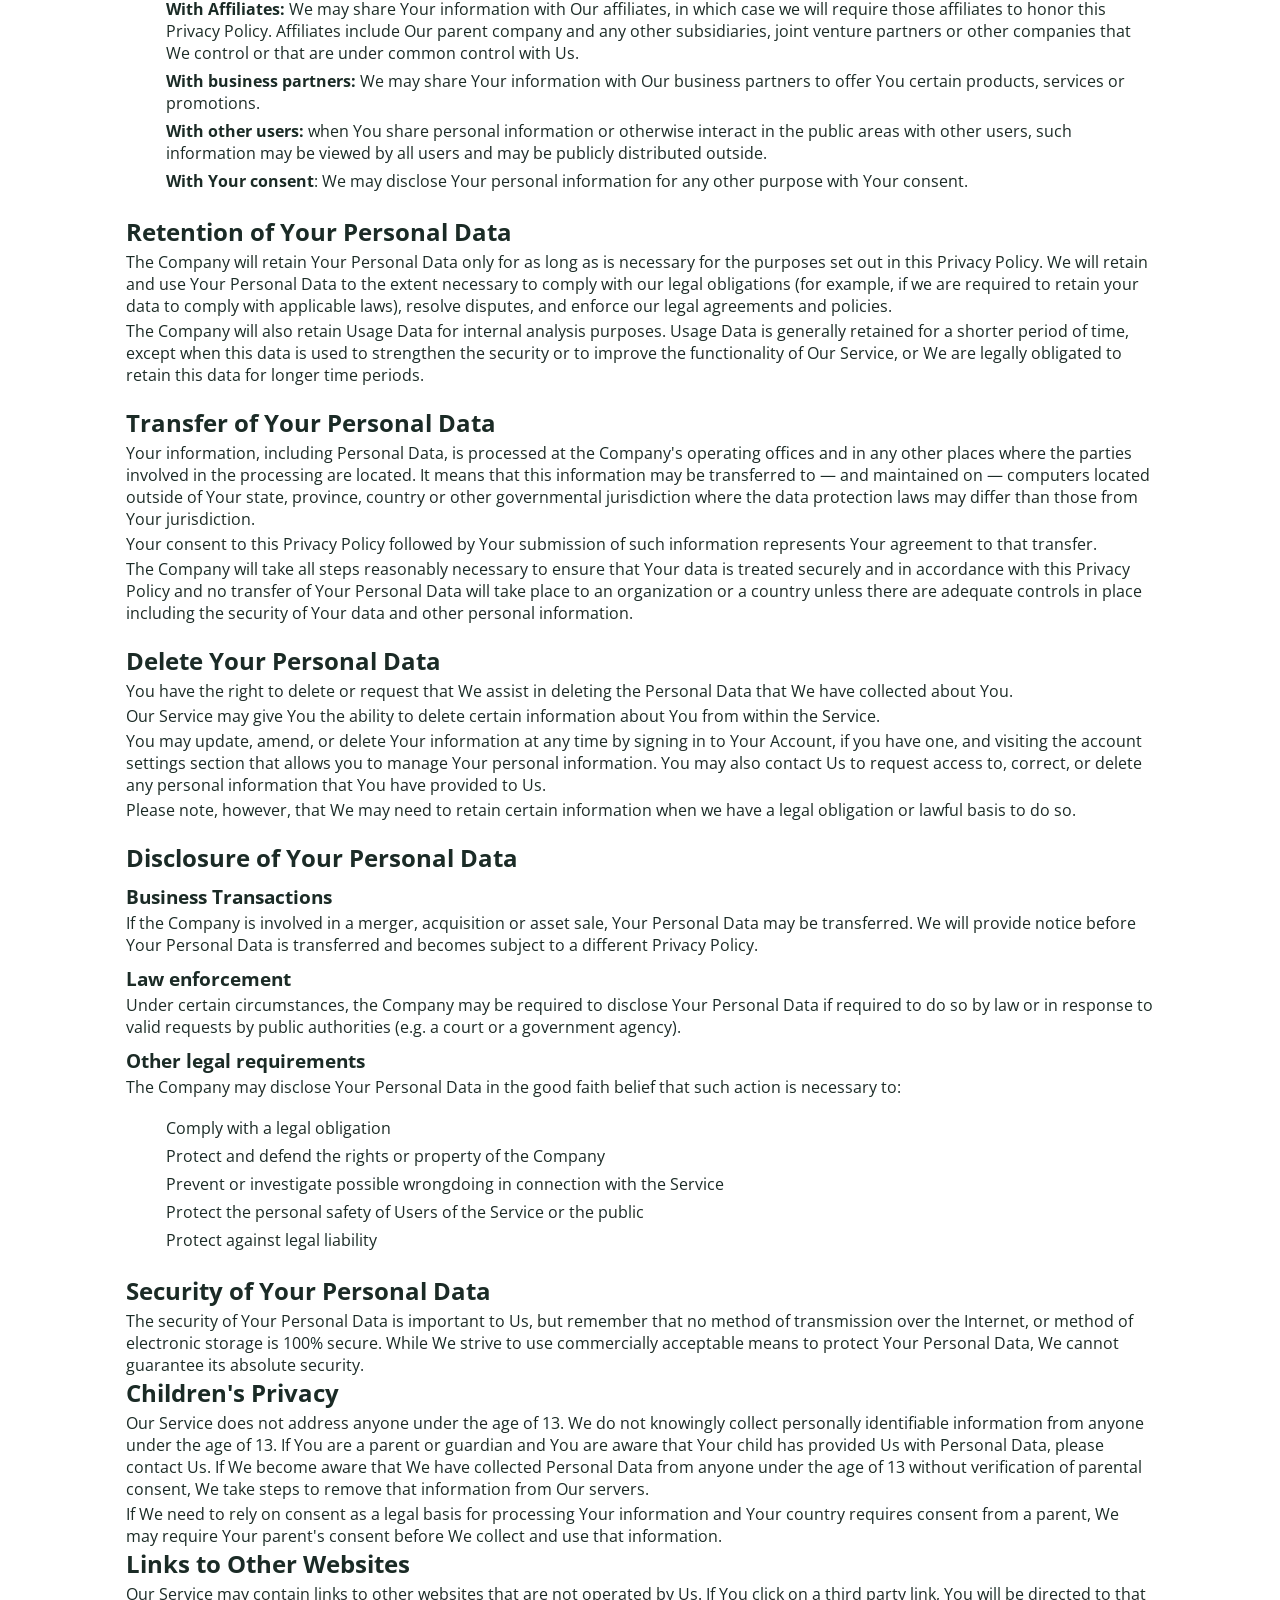
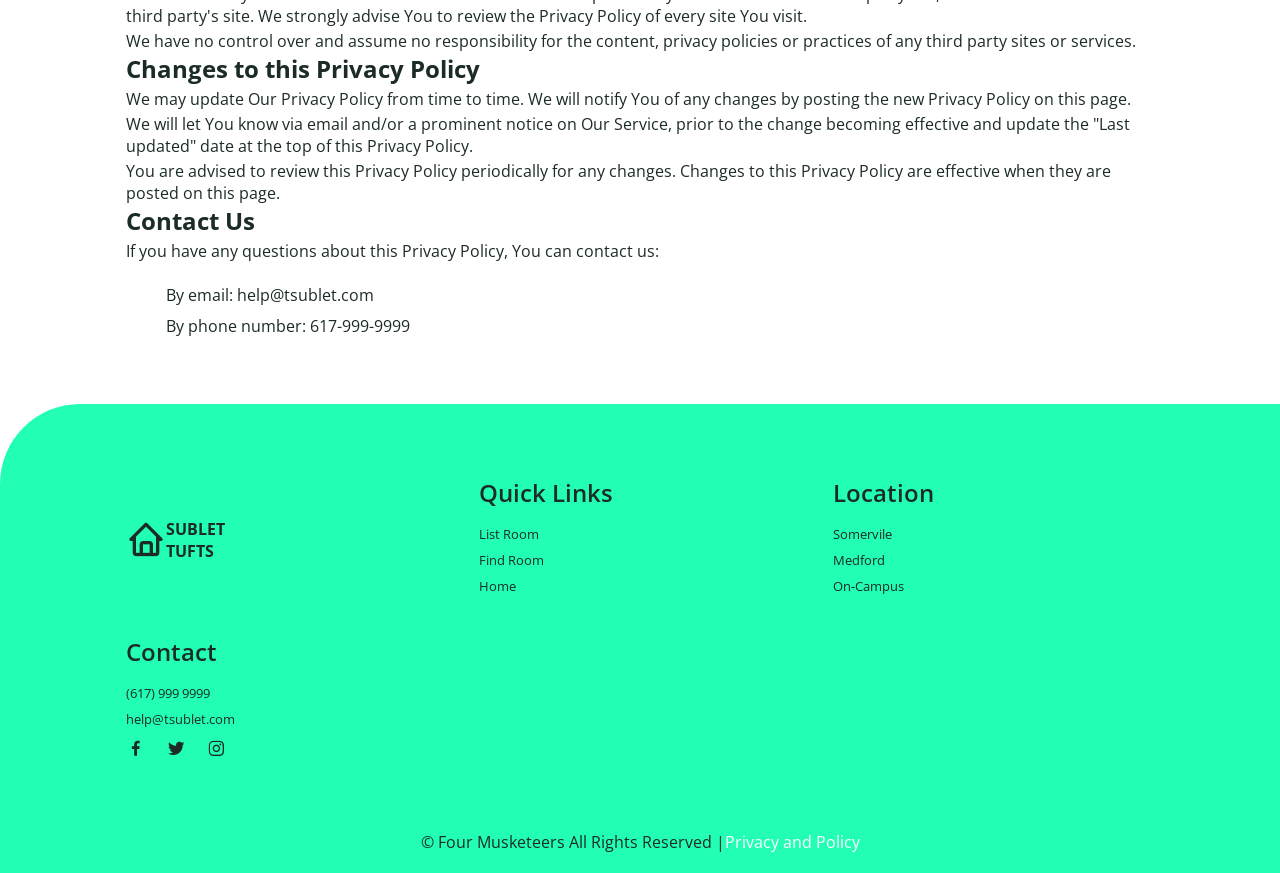
<file: privacy.html>
<!DOCTYPE html>
<html>
    <head>
        <meta charset="UTF-8">
        <meta http-equiv="X-UA-Compatible" content="IE=edge">
        <meta name="viewport" content="width=device-width, initial-scale=1.0">
        <title>Tufts Sublet | Privacy</title>

        <!-- Link to CSS -->
        <link rel="stylesheet" href="https://cdn.jsdelivr.net/npm/boxicons@latest/css/boxicons.min.css">
        <link rel="stylesheet" href="css/styles.css">

        <style>

            .main-top {
                margin-top: 6rem;
            }

            .privacy h1:first-of-type {
                margin-top: 0;
            }

            .privacy h2 {
                margin-top: 20px;
            }
            
            .privacy h3 {
                margin-top: 10px;
            }

            .privacy p {
                margin-top: 3px;
            }

            .privacy ul {
                padding-left: 40px;
                margin: 16px 0;
            }

            .privacy li {
                padding: 3px 0;
            }
        </style>
    </head>
    <body>
        <!-- Navbar -->
        <header>
            <div class="nav container">
                <!-- Logo -->
                <a href="index.html" class="logo"><i class="bx bx-home"></i>Sublet Tufts</a>
                <input type="checkbox" name="" id="menu">
                <label for="menu"><i class="bx bx-menu" id="menu-icon"></i></label>
                <!-- Nav List -->
                <ul class="navbar">
                    <li><a href="index.html">Home</a></li>
                    <li><a href="about.html">About Us</a></li>
                    <li><a href="contact.html">Contact</a></li>
                    <li><a href="list_room.html">List Room</a></li>
                    <li><a href="find_room.php">Find Room</a></li>
                </ul>

                <!-- Log In Button -->
                <a href="#" class="login-btn">Log In</a>
            </div>
        </header>

        <!-- Privacy Policy -->
        <section class="privacy container main-top" id="privacy">
            <h1>Privacy Policy</h1>
            <p>Last updated: October 24, 2022</p>
            <p>This Privacy Policy describes Our policies and procedures on the collection, use and disclosure of Your information when You use the Service and tells You about Your privacy rights and how the law protects You.</p>
            <p>We use Your Personal data to provide and improve the Service. By using the Service, You agree to the collection and use of information in accordance with this Privacy Policy.</p>
            <h1>Interpretation and Definitions</h1>
            <h2>Interpretation</h2>
            <p>The words of which the initial letter is capitalized have meanings defined under the following conditions. The following definitions shall have the same meaning regardless of whether they appear in singular or in plural.</p>
            <h2>Definitions</h2>
            <p>For the purposes of this Privacy Policy:</p>
            <ul>
            <li>
            <p><strong>Account</strong> means a unique account created for You to access our Service or parts of our Service.</p>
            </li>
            <li>
            <p><strong>Company</strong> (referred to as either &quot;the Company&quot;, &quot;We&quot;, &quot;Us&quot; or &quot;Our&quot; in this Agreement) refers to Tufts Sublet, 419 Boston Ave, Medford, MA 02155.</p>
            </li>
            <li>
            <p><strong>Cookies</strong> are small files that are placed on Your computer, mobile device or any other device by a website, containing the details of Your browsing history on that website among its many uses.</p>
            </li>
            <li>
            <p><strong>Country</strong> refers to: Massachusetts,  United States</p>
            </li>
            <li>
            <p><strong>Device</strong> means any device that can access the Service such as a computer, a cellphone or a digital tablet.</p>
            </li>
            <li>
            <p><strong>Personal Data</strong> is any information that relates to an identified or identifiable individual.</p>
            </li>
            <li>
            <p><strong>Service</strong> refers to the Website.</p>
            </li>
            <li>
            <p><strong>Service Provider</strong> means any natural or legal person who processes the data on behalf of the Company. It refers to third-party companies or individuals employed by the Company to facilitate the Service, to provide the Service on behalf of the Company, to perform services related to the Service or to assist the Company in analyzing how the Service is used.</p>
            </li>
            <li>
            <p><strong>Usage Data</strong> refers to data collected automatically, either generated by the use of the Service or from the Service infrastructure itself (for example, the duration of a page visit).</p>
            </li>
            <li>
            <p><strong>Website</strong> refers to Tufts Sublet, accessible from <a href="https://iam-micah.github.io/cs20proj/index.html" rel="external nofollow noopener" target="_blank">tuftssublet.com</a></p>
            </li>
            <li>
            <p><strong>You</strong> means the individual accessing or using the Service, or the company, or other legal entity on behalf of which such individual is accessing or using the Service, as applicable.</p>
            </li>
            </ul>
            <h1>Collecting and Using Your Personal Data</h1>
            <h2>Types of Data Collected</h2>
            <h3>Personal Data</h3>
            <p>While using Our Service, We may ask You to provide Us with certain personally identifiable information that can be used to contact or identify You. Personally identifiable information may include, but is not limited to:</p>
            <ul>
            <li>
            <p>Email address</p>
            </li>
            <li>
            <p>First name and last name</p>
            </li>
            <li>
            <p>Phone number</p>
            </li>
            <li>
            <p>Address, State, Province, ZIP/Postal code, City</p>
            </li>
            <li>
            <p>Usage Data</p>
            </li>
            </ul>
            <h3>Usage Data</h3>
            <p>Usage Data is collected automatically when using the Service.</p>
            <p>Usage Data may include information such as Your Device's Internet Protocol address (e.g. IP address), browser type, browser version, the pages of our Service that You visit, the time and date of Your visit, the time spent on those pages, unique device identifiers and other diagnostic data.</p>
            <p>When You access the Service by or through a mobile device, We may collect certain information automatically, including, but not limited to, the type of mobile device You use, Your mobile device unique ID, the IP address of Your mobile device, Your mobile operating system, the type of mobile Internet browser You use, unique device identifiers and other diagnostic data.</p>
            <p>We may also collect information that Your browser sends whenever You visit our Service or when You access the Service by or through a mobile device.</p>
            <h3>Tracking Technologies and Cookies</h3>
            <p>We use Cookies and similar tracking technologies to track the activity on Our Service and store certain information. Tracking technologies used are beacons, tags, and scripts to collect and track information and to improve and analyze Our Service. The technologies We use may include:</p>
            <ul>
            <li><strong>Cookies or Browser Cookies.</strong> A cookie is a small file placed on Your Device. You can instruct Your browser to refuse all Cookies or to indicate when a Cookie is being sent. However, if You do not accept Cookies, You may not be able to use some parts of our Service. Unless you have adjusted Your browser setting so that it will refuse Cookies, our Service may use Cookies.</li>
            <li><strong>Web Beacons.</strong> Certain sections of our Service and our emails may contain small electronic files known as web beacons (also referred to as clear gifs, pixel tags, and single-pixel gifs) that permit the Company, for example, to count users who have visited those pages or opened an email and for other related website statistics (for example, recording the popularity of a certain section and verifying system and server integrity).</li>
            </ul>
            <p>Cookies can be &quot;Persistent&quot; or &quot;Session&quot; Cookies. Persistent Cookies remain on Your personal computer or mobile device when You go offline, while Session Cookies are deleted as soon as You close Your web browser. Learn more about cookies on the <a href="https://www.freeprivacypolicy.com/blog/sample-privacy-policy-template/#Use_Of_Cookies_And_Tracking" target="_blank">Free Privacy Policy website</a> article.</p>
            <p>We use both Session and Persistent Cookies for the purposes set out below:</p>
            <ul>
            <li>
            <p><strong>Necessary / Essential Cookies</strong></p>
            <p>Type: Session Cookies</p>
            <p>Administered by: Us</p>
            <p>Purpose: These Cookies are essential to provide You with services available through the Website and to enable You to use some of its features. They help to authenticate users and prevent fraudulent use of user accounts. Without these Cookies, the services that You have asked for cannot be provided, and We only use these Cookies to provide You with those services.</p>
            </li>
            <li>
            <p><strong>Cookies Policy / Notice Acceptance Cookies</strong></p>
            <p>Type: Persistent Cookies</p>
            <p>Administered by: Us</p>
            <p>Purpose: These Cookies identify if users have accepted the use of cookies on the Website.</p>
            </li>
            <li>
            <p><strong>Functionality Cookies</strong></p>
            <p>Type: Persistent Cookies</p>
            <p>Administered by: Us</p>
            <p>Purpose: These Cookies allow us to remember choices You make when You use the Website, such as remembering your login details or language preference. The purpose of these Cookies is to provide You with a more personal experience and to avoid You having to re-enter your preferences every time You use the Website.</p>
            </li>
            </ul>
            <p>For more information about the cookies we use and your choices regarding cookies, please visit our Cookies Policy or the Cookies section of our Privacy Policy.</p>
            <h2>Use of Your Personal Data</h2>
            <p>The Company may use Personal Data for the following purposes:</p>
            <ul>
            <li>
            <p><strong>To provide and maintain our Service</strong>, including to monitor the usage of our Service.</p>
            </li>
            <li>
            <p><strong>To manage Your Account:</strong> to manage Your registration as a user of the Service. The Personal Data You provide can give You access to different functionalities of the Service that are available to You as a registered user.</p>
            </li>
            <li>
            <p><strong>For the performance of a contract:</strong> the development, compliance and undertaking of the purchase contract for the products, items or services You have purchased or of any other contract with Us through the Service.</p>
            </li>
            <li>
            <p><strong>To contact You:</strong> To contact You by email, telephone calls, SMS, or other equivalent forms of electronic communication, such as a mobile application's push notifications regarding updates or informative communications related to the functionalities, products or contracted services, including the security updates, when necessary or reasonable for their implementation.</p>
            </li>
            <li>
            <p><strong>To provide You</strong> with news, special offers and general information about other goods, services and events which we offer that are similar to those that you have already purchased or enquired about unless You have opted not to receive such information.</p>
            </li>
            <li>
            <p><strong>To manage Your requests:</strong> To attend and manage Your requests to Us.</p>
            </li>
            <li>
            <p><strong>For business transfers:</strong> We may use Your information to evaluate or conduct a merger, divestiture, restructuring, reorganization, dissolution, or other sale or transfer of some or all of Our assets, whether as a going concern or as part of bankruptcy, liquidation, or similar proceeding, in which Personal Data held by Us about our Service users is among the assets transferred.</p>
            </li>
            <li>
            <p><strong>For other purposes</strong>: We may use Your information for other purposes, such as data analysis, identifying usage trends, determining the effectiveness of our promotional campaigns and to evaluate and improve our Service, products, services, marketing and your experience.</p>
            </li>
            </ul>
            <p>We may share Your personal information in the following situations:</p>
            <ul>
            <li><strong>With Service Providers:</strong> We may share Your personal information with Service Providers to monitor and analyze the use of our Service,  to contact You.</li>
            <li><strong>For business transfers:</strong> We may share or transfer Your personal information in connection with, or during negotiations of, any merger, sale of Company assets, financing, or acquisition of all or a portion of Our business to another company.</li>
            <li><strong>With Affiliates:</strong> We may share Your information with Our affiliates, in which case we will require those affiliates to honor this Privacy Policy. Affiliates include Our parent company and any other subsidiaries, joint venture partners or other companies that We control or that are under common control with Us.</li>
            <li><strong>With business partners:</strong> We may share Your information with Our business partners to offer You certain products, services or promotions.</li>
            <li><strong>With other users:</strong> when You share personal information or otherwise interact in the public areas with other users, such information may be viewed by all users and may be publicly distributed outside.</li>
            <li><strong>With Your consent</strong>: We may disclose Your personal information for any other purpose with Your consent.</li>
            </ul>
            <h2>Retention of Your Personal Data</h2>
            <p>The Company will retain Your Personal Data only for as long as is necessary for the purposes set out in this Privacy Policy. We will retain and use Your Personal Data to the extent necessary to comply with our legal obligations (for example, if we are required to retain your data to comply with applicable laws), resolve disputes, and enforce our legal agreements and policies.</p>
            <p>The Company will also retain Usage Data for internal analysis purposes. Usage Data is generally retained for a shorter period of time, except when this data is used to strengthen the security or to improve the functionality of Our Service, or We are legally obligated to retain this data for longer time periods.</p>
            <h2>Transfer of Your Personal Data</h2>
            <p>Your information, including Personal Data, is processed at the Company's operating offices and in any other places where the parties involved in the processing are located. It means that this information may be transferred to — and maintained on — computers located outside of Your state, province, country or other governmental jurisdiction where the data protection laws may differ than those from Your jurisdiction.</p>
            <p>Your consent to this Privacy Policy followed by Your submission of such information represents Your agreement to that transfer.</p>
            <p>The Company will take all steps reasonably necessary to ensure that Your data is treated securely and in accordance with this Privacy Policy and no transfer of Your Personal Data will take place to an organization or a country unless there are adequate controls in place including the security of Your data and other personal information.</p>
            <h2>Delete Your Personal Data</h2>
            <p>You have the right to delete or request that We assist in deleting the Personal Data that We have collected about You.</p>
            <p>Our Service may give You the ability to delete certain information about You from within the Service.</p>
            <p>You may update, amend, or delete Your information at any time by signing in to Your Account, if you have one, and visiting the account settings section that allows you to manage Your personal information. You may also contact Us to request access to, correct, or delete any personal information that You have provided to Us.</p>
            <p>Please note, however, that We may need to retain certain information when we have a legal obligation or lawful basis to do so.</p>
            <h2>Disclosure of Your Personal Data</h2>
            <h3>Business Transactions</h3>
            <p>If the Company is involved in a merger, acquisition or asset sale, Your Personal Data may be transferred. We will provide notice before Your Personal Data is transferred and becomes subject to a different Privacy Policy.</p>
            <h3>Law enforcement</h3>
            <p>Under certain circumstances, the Company may be required to disclose Your Personal Data if required to do so by law or in response to valid requests by public authorities (e.g. a court or a government agency).</p>
            <h3>Other legal requirements</h3>
            <p>The Company may disclose Your Personal Data in the good faith belief that such action is necessary to:</p>
            <ul>
            <li>Comply with a legal obligation</li>
            <li>Protect and defend the rights or property of the Company</li>
            <li>Prevent or investigate possible wrongdoing in connection with the Service</li>
            <li>Protect the personal safety of Users of the Service or the public</li>
            <li>Protect against legal liability</li>
            </ul>
            <h2>Security of Your Personal Data</h2>
            <p>The security of Your Personal Data is important to Us, but remember that no method of transmission over the Internet, or method of electronic storage is 100% secure. While We strive to use commercially acceptable means to protect Your Personal Data, We cannot guarantee its absolute security.</p>
            <h1>Children's Privacy</h1>
            <p>Our Service does not address anyone under the age of 13. We do not knowingly collect personally identifiable information from anyone under the age of 13. If You are a parent or guardian and You are aware that Your child has provided Us with Personal Data, please contact Us. If We become aware that We have collected Personal Data from anyone under the age of 13 without verification of parental consent, We take steps to remove that information from Our servers.</p>
            <p>If We need to rely on consent as a legal basis for processing Your information and Your country requires consent from a parent, We may require Your parent's consent before We collect and use that information.</p>
            <h1>Links to Other Websites</h1>
            <p>Our Service may contain links to other websites that are not operated by Us. If You click on a third party link, You will be directed to that third party's site. We strongly advise You to review the Privacy Policy of every site You visit.</p>
            <p>We have no control over and assume no responsibility for the content, privacy policies or practices of any third party sites or services.</p>
            <h1>Changes to this Privacy Policy</h1>
            <p>We may update Our Privacy Policy from time to time. We will notify You of any changes by posting the new Privacy Policy on this page.</p>
            <p>We will let You know via email and/or a prominent notice on Our Service, prior to the change becoming effective and update the &quot;Last updated&quot; date at the top of this Privacy Policy.</p>
            <p>You are advised to review this Privacy Policy periodically for any changes. Changes to this Privacy Policy are effective when they are posted on this page.</p>
            <h1>Contact Us</h1>
            <p>If you have any questions about this Privacy Policy, You can contact us:</p>
            <ul>
            <li>
            <p>By email: help@tsublet.com</p>
            </li>
            <li>
            <p>By phone number: 617-999-9999</p>
            </li>
            </ul>
        </section>

       <section class="footer">
	<div class="footer-container container">
		<!-- Logo -->
		<a href="index.html" class="logo"><i class="bx bx-home"></i>Sublet Tufts</a>
		<div class="footer-box">
			<h3>Quick Links</h3>
			<a href="list_room.html">List Room</a>
			<a href="find_room.php">Find Room</a>
			<a href="index.html">Home</a>
		</div>
		<div class="footer-box">
			<h3>Location</h3>
			<a href="find_room.php">Somervile</a>
			<a href="find_room.php">Medford</a>
			<a href="find_room.php">On-Campus</a>
		</div>
		<div class="footer-box">
			<h3>Contact</h3>
			<a href="#">(617) 999 9999</a>
			<a href="#">help@tsublet.com</a>
			<div class="social">
				<a href="#"><i class="bx bxl-facebook"></i></a>
				<a href="#"><i class="bx bxl-twitter"></i></a>
				<a href="#"><i class="bx bxl-instagram"></i></a>
			</div>
		</div>
	</div>

</section>
<!-- Copyright -->
<div class="copyright">
    <p>&#169; Four Musketeers All Rights Reserved |<a href="privacy.html" style="color: #fff; text-decoration: none;">Privacy and Policy</a> </p>
</div>
    </body>
</html>
</file>
<file: css/styles.css>
/* Google Fonts  */
@import url('https://fonts.googleapis.com/css2?family=Poppins:ital,wght@0,100;0,200;0,300;0,400;0,500;0,600;0,700;0,800;0,900;1,100;1,200;1,300;1,400;1,500;1,600;1,700;1,800;1,900&display=swap');
@import url('https://fonts.googleapis.com/css2?family=Open+Sans:ital,wght@0,300;0,400;0,500;0,600;0,700;0,800;1,300;1,400;1,500;1,600;1,700;1,800&display=swap');

/* Overall css  */
* {
    font-family: 'Open Sans', sans-serif;
    margin: 0;
    padding: 0;
    box-sizing: border-box;
    scroll-behavior: smooth;
    scroll-padding-top: 3rem;
    list-style: none;
    text-decoration: none;
}

:root {
    --main-color: #22ffb5;
    --second-color: #3a5e52;
    --text-color: #1b2b26;
    --bg-color: #fff;


    /* Box Shadow */
    --box-shadow: 2px 2px 18px rgb(14 52 54 / 15%);
}
img {
    width: 100%;
}

body {
    color: var(--text-color);
}

section {
    padding: 4.5rem 0 3rem;
}


/* Navbar */
.logo {
    width: 90px;
    display: flex;
    align-items: center;
    column-gap: -10px;
    font-size: 1rem;
    font-weight: 700;
    color: var(--text-color);
    text-transform: uppercase;
}

.logo .bx {
    font-size: 40px;
    color: var(--text-color);
}

header {
    display: block;
    width: 100%;
    background: var(--bg-color);
    position: fixed;
    top: 0;
    left: 0;
    z-index: 100;
}

.container {
    max-width: 1028px;
    margin-left: auto;
    margin-right: auto;
}

.nav {
    display: flex;
    align-items: center;
    justify-content: space-between;
    padding: 20px 35px;
}

.navbar {
    display: flex;
}

.navbar a {
    padding: 8px 17px;
    color: var(--text-color);
    font-size: 1rem;
    text-transform: uppercase;
    font-weight: 500;
    transition: all .3s;
}

.navbar a:hover {
    color: var(--main-color);
}

#menu-icon {
    font-size: 24px;
    cursor: pointer;
    display: none;
}

#menu {
    display: none;
}

.login-btn {
    padding: 8px 22px;
    background: var(--main-color);
    color: var(--second-color);
    border-radius: 5rem;
    transition: all .3s;
}

.btn:hover {
    background: #375805;
}


.home {
    margin-top: 5rem;
    background: url(../img/home.jpg);
    background-repeat: no-repeat;
    background-size: cover;
    background-position: center;
    height: 70vh;
    border-radius: 1.5rem;
    display: flex;
    align-items: center;
}

.home-text {
    padding-left: 35px;
}

.home-text h1 {
    color: var(--bg-color);
    font-size: 2rem;
    margin-bottom: 1rem;
}


/* About */
.about {
    display: grid;
    grid-template-columns: repeat(auto-fit,minmax(18rem,auto));
    gap: 2rem;
}

.about-img img {
    border-radius: 3rem 0 3rem 3rem;
}

.about-text span {
    font-size: 1rem;
    text-transform: uppercase;
    font-weight: 500;
    color: var(--main-color);
}

.about-text h2 {
    font-size: 1.7rem;
}

.about-text p {
    font-size: 0.9rem;
    margin: 1rem 0 1rem;
}

/* pitch */
.pitch {
    display: grid;
    grid-template-columns: repeat(auto-fit,minmax(240px,auto));
    gap: 2.4rem;
}

.pitch .box {
    padding: 20px;
    background: var(--bg-color);
    box-shadow: var(--box-shadow);
    text-align: center;
    border-radius: 2rem;
    transition: all linear 0.2s;
}

.pitch .box:hover {
    background: var(--main-color);
    /* color: var(--bg-color); */
}

.pitch .box .bx {
    padding: 10px;
    border-radius: 50%;
    background: #eee;
    color: var(--main-color);
    font-size: 20px;
}

.pitch .box h3 {
    font-size: 1.1rem;
    margin: 1rem 0 0.4rem;
}

.pitch .box p {
    font-size: 0.9rem;
}

/* rooms */
.heading {
    text-align: center;
    margin-bottom: 2rem;
}

.heading span {
    font-weight: 500;
    color: var(--main-color);
}

.heading h2 {
    font-size: 1.7rem;
}

.heading p {
    font-size: 0.9rem;
}

.rooms {
    background: #fbfbfb;
    border-radius: 2rem;
}

.rooms-container {
    display: grid;
    grid-template-columns: repeat(auto-fit,minmax(240px,auto));
    gap: 3rem;
    padding: 0 50px;
}

.rooms-container .box {
    background: var(--bg-color);
    padding: 10px;
    border-radius: 1rem;
    box-shadow: var(--box-shadow);
}

.rooms-container .box:hover {
    transform: translateY(-10px);
    transition: 0.5s;
}

.rooms-container .box img {
    border-radius: 1rem;
    height: 220px;
    object-fit: cover;
    object-position: center;
}

.rooms-container .box h3 {
    font-size: 1rem;
    font-weight: 600;
    float: right;
}

.rooms-container .box .content {
    display: flex;
    justify-content: space-between;
    margin-top: 2rem;
}

.rooms-container .box .content .text h3 {
    font-weight: 500;
}

.rooms-container .box .content .text p {
    font-size: 0.7rem;
}

.rooms-container .box .content .icon {
    display: flex;
    align-items: center;
    column-gap: 1rem;
}

.rooms-container .box .content .icon .bx {
    display: flex;
    align-items: center;
    font-size: 20px;
}

.rooms-container .box .content .icon span {
    font-size: 12px;
    font-weight: 500;
    margin-left: 4px;
}


/* support */
.support {
    display: flex;
    flex-direction: column;
    align-items: center;
    row-gap: 2rem;
    justify-content: center;
    text-align: center;
}

.support h2 {
    font-size: 1.7rem;
}

.support form {
    background: var(--bg-color);
    box-shadow: var(--box-shadow);
    padding: 6px 10px;
    border-radius: 5rem;
}

.support form input {
    border: none;
    outline: none;
    font-size: 1rem;
}

.support #email-box {
    width: 280px;
}

.support .login-btn {
    padding: 12px 34px;
    font-weight: 500;
    text-transform: uppercase;
}


/* Footer */
.footer {
    background: var(--main-color);
    color: var(--text-color);
    border-radius: 5rem 0 0 0;
}

.footer-container {
    display: grid;
    grid-template-columns: repeat(auto-fit,minmax(240px,auto));
    gap: 2rem;
}

.footer-container h2 {
    font-size: 1.7rem;
    font-weight: 500;
}

.footer-box {
    display: flex;
    flex-direction: column;
}

.footer-box h3 {
    margin-bottom: 1rem;
    font-size: 1.5rem;
    font-weight: 600;
}

.footer-box a {
    font-size: 0.8rem;
    color: var(--text-color);
    font-weight: 400;
    margin-bottom: 0.5rem;
}

.footer-box a:hover {
    color: var(--second-color);
}

.social a {
    font-size: 20px;
    margin-right: 1rem;
}

.social a:hover {
    color: var(--second-color);
}

.copyright {
    padding: 20px;
    text-align: center;
    color: var(--text-color);
    background: var(--main-color);
}

/* Responsiveness */
@media (max-width: 1080px) {
    .container {
        margin-left: 1rem;
        margin-right: 1rem;

    }
}

@media (max-width: 992px) {
    section {
        padding: 4rem 0 3rem;
    }
    .rooms-container {
        grid-template-columns: repeat(auto-fit,minmax(200px,auto));
        gap: 1rem;
        padding: 0 10px;
    }
    .footer-container {
        grid-template-columns: repeat(auto-fit,minmax(200px,auto));
        gap: 1rem;
    }
}

@media (max-width: 900px) {
    .nav {
        padding: 10px 0;
    }
    #menu-icon {
        display: initial;
    }
    .navbar {
        position: absolute;
        top: 100%;
        right: 0;
        left: 0;
        display: flex;
        flex-direction: column;
        background: var(--second-color);
        text-align: center;
        clip-path: circle(0% at 100% 1%);
        transition: .6s;
    }
    .navbar a {
        display: block;
        margin: 1rem;
        padding: 20px;
        color: var(--bg-color);
    }
    .navbar a:hover {
        background: var(--main-color);
        color: var(--bg-color);
        transition: .2s;
    }
    #menu:checked ~ .navbar {
        clip-path: circle(144% at 100% 1%);
    }
    .about-text span {
        font-size: 0.9rem;
    }
    .about-text h2,.heading h2,.support h2 {
        font-size: 1.4rem;
    }
}

@media (max-width: 638px) {
    .about-text {
        text-align: center;
    }
    .about-img {
        order: 2;
    }
}

@media (max-width: 442px) {
    .home-text {
        padding-left: 14px;
    }
    .home-text h1 {
        font-size: 1.7rem;
        text-shadow: var(--text-color);
    }
    .about-text h2,.heading h2,.support h2 {
        font-size: 1.2rem;
    }
    .rooms-container {
        padding: 0;
    }
    .support #email-box {
        width: 140px;
    }
    .footer {
        border-radius: 3rem 0 0 0;
    }
}
</file>
